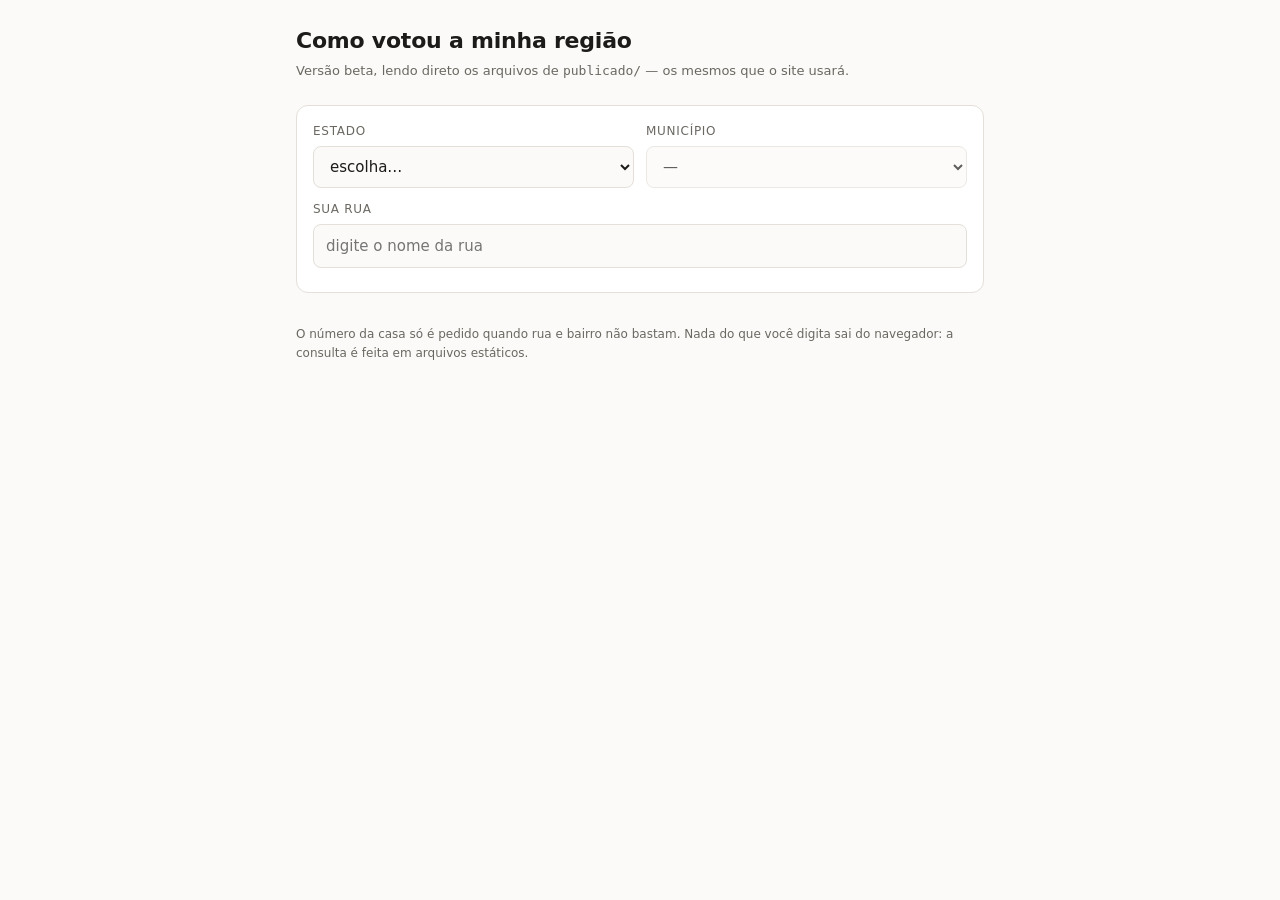
<file: beta.html>
<!doctype html>
<html lang="pt-BR">
<head>
<meta charset="utf-8">
<meta name="viewport" content="width=device-width, initial-scale=1">
<title>Como votou a minha região — beta</title>
<style>
  :root {
    --fundo: #fbfaf8; --papel: #fff; --tinta: #1c1b19; --suave: #6b6862;
    --linha: #e4e0d9; --marca: #2f6f4e; --marca-fraca: #eaf2ed; --alerta: #9a6a1f;
  }
  @media (prefers-color-scheme: dark) {
    :root {
      --fundo: #17181a; --papel: #1f2124; --tinta: #edeceb; --suave: #a3a19c;
      --linha: #33363a; --marca: #6db892; --marca-fraca: #223029; --alerta: #d6a75a;
    }
  }
  * { box-sizing: border-box; }
  body { margin: 0; background: var(--fundo); color: var(--tinta);
         font: 15px/1.5 system-ui, -apple-system, "Segoe UI", sans-serif; }
  .pagina { max-width: 720px; margin: 0 auto; padding: 24px 16px 64px; }
  h1 { font-size: 22px; margin: 0 0 4px; letter-spacing: -0.01em; }
  .sub { color: var(--suave); font-size: 13px; margin: 0 0 24px; }
  .cartao { background: var(--papel); border: 1px solid var(--linha); border-radius: 12px;
            padding: 16px; margin-bottom: 16px; }
  label { display: block; font-size: 12px; text-transform: uppercase; letter-spacing: .06em;
          color: var(--suave); margin-bottom: 6px; }
  select, input { width: 100%; padding: 10px 12px; font: inherit; color: inherit;
                  background: var(--fundo); border: 1px solid var(--linha); border-radius: 8px; }
  input:focus, select:focus { outline: 2px solid var(--marca); outline-offset: 1px; }
  .dupla { display: flex; gap: 12px; flex-wrap: wrap; }
  .dupla > div { flex: 1 1 200px; }
  .baloes { display: flex; flex-wrap: wrap; gap: 8px; margin-top: 10px; }
  .balao { border: 1px solid var(--linha); background: var(--fundo); color: inherit;
           border-radius: 999px; padding: 7px 14px; font: inherit; cursor: pointer; }
  .balao:hover { border-color: var(--marca); }
  .balao.ativo { background: var(--marca); border-color: var(--marca); color: #fff; }
  .balao small { opacity: .75; margin-left: 6px; }
  .trilha { display: flex; flex-wrap: wrap; gap: 6px; align-items: center;
            font-size: 13px; color: var(--suave); margin-bottom: 12px; }
  .trilha b { color: var(--tinta); font-weight: 600; }
  .trilha .seta { opacity: .5; }
  .contador { display: flex; align-items: baseline; gap: 8px; margin: 0 0 4px; }
  .contador strong { font-size: 26px; letter-spacing: -0.02em; }
  .lista { list-style: none; margin: 12px 0 0; padding: 0; }
  .opcao { display: flex; gap: 12px; align-items: flex-start; width: 100%; text-align: left;
           background: none; border: 0; border-top: 1px solid var(--linha); padding: 12px 0;
           font: inherit; color: inherit; cursor: pointer; }
  .opcao:hover .nome { color: var(--marca); }
  .barra { flex: 0 0 52px; }
  .peso { font-variant-numeric: tabular-nums; font-size: 13px; color: var(--suave); }
  .trilho { height: 4px; background: var(--linha); border-radius: 2px; margin-top: 4px; }
  .trilho span { display: block; height: 100%; background: var(--marca); border-radius: 2px; }
  .nome { font-weight: 600; }
  .endereco { color: var(--suave); font-size: 13px; }
  .selo { display: inline-block; font-size: 11px; text-transform: uppercase; letter-spacing: .06em;
          padding: 3px 8px; border-radius: 999px; background: var(--marca-fraca); color: var(--marca); }
  .selo.aviso { background: transparent; color: var(--alerta); border: 1px solid var(--alerta); }
  .resultado h2 { font-size: 18px; margin: 0 0 2px; }
  .mapa { font-size: 12px; color: var(--suave); }
  .eleicao { margin-top: 18px; }
  .eleicao h3 { font-size: 12px; text-transform: uppercase; letter-spacing: .06em;
                color: var(--suave); margin: 0 0 8px; font-weight: 600; }
  .voto { display: grid; grid-template-columns: 56px 1fr; gap: 10px; align-items: center;
          padding: 3px 0; }
  .pct { text-align: right; font-variant-numeric: tabular-nums; font-weight: 600; }
  .partido { color: var(--suave); font-size: 12px; }
  .vazio { color: var(--suave); font-size: 13px; }
  .carregando { color: var(--suave); font-size: 13px; }
  .erro { color: #b3261e; font-size: 13px; }
  .rodape { color: var(--suave); font-size: 12px; margin-top: 32px; line-height: 1.6; }
  .achados { list-style: none; margin: 8px 0 0; padding: 0; max-height: 240px; overflow-y: auto; }
  .achados button { width: 100%; text-align: left; background: none; border: 0;
                    border-top: 1px solid var(--linha); padding: 9px 0; font: inherit;
                    color: inherit; cursor: pointer; }
  .achados button:hover { color: var(--marca); }
  .achados .qtd { color: var(--suave); font-size: 12px; }
</style>
</head>
<body>
<div class="pagina">
  <h1>Como votou a minha região</h1>
  <p class="sub">Versão beta, lendo direto os arquivos de <code>publicado/</code> — os mesmos que o site usará.</p>

  <div class="cartao">
    <div class="dupla">
      <div>
        <label for="uf">Estado</label>
        <select id="uf"><option value="">Carregando…</option></select>
      </div>
      <div>
        <label for="municipio">Município</label>
        <select id="municipio" disabled><option value="">—</option></select>
      </div>
    </div>
    <div style="margin-top:12px">
      <label for="rua">Sua rua</label>
      <input id="rua" type="search" placeholder="digite o nome da rua" autocomplete="off" disabled>
      <div id="estadoRuas" class="carregando"></div>
      <ul id="achados" class="achados"></ul>
    </div>
  </div>

  <div id="painel"></div>

  <p class="rodape">
    O número da casa só é pedido quando rua e bairro não bastam. Nada do que você digita sai do
    navegador: a consulta é feita em arquivos estáticos.
  </p>
</div>

<script>
const BASE = "publicado";
const norm = s => (s ?? "").toString().toUpperCase().normalize("NFD")
                    .replace(/[̀-ͯ]/g, "").trim();
const cache = new Map();
async function carregar(caminho) {
  if (!cache.has(caminho)) {
    cache.set(caminho, fetch(`${BASE}/${caminho}`).then(r => {
      if (!r.ok) throw new Error(`não encontrei ${caminho}`);
      return r.json();
    }));
  }
  return cache.get(caminho);
}

const estado = { municipio: null, ruas: null, regioes: null, rua: null, bairro: null, numero: null };
const $ = id => document.getElementById(id);

// ---------------------------------------------------------------------------
// A mesma sequência de decisão de consulta_regiao.py
// ---------------------------------------------------------------------------
function opcoesDaRua(rua) {
  return rua.regioes ? rua.regioes.map(([r, f]) => [r, f])
                     : [[rua.regiao_provavel, rua.confianca ?? 1]];
}
function opcoesDoBairro(rua, bairro) {
  const alvo = norm(bairro);
  for (const [nome, regioes] of (rua.bairros ?? [])) {
    if (norm(nome) === alvo) return regioes.map(([r, f]) => [r, f]);
  }
  return null;
}
function buscarNoTrecho(trechos, numero, candidatas) {
  if (!trechos || !trechos.length) return null;
  const inicios = trechos.map(t => t[0]);
  let pos = 0;
  while (pos + 1 < inicios.length && inicios[pos + 1] <= numero) pos++;
  if (candidatas.has(trechos[pos][1])) return [trechos[pos][1], inicios[pos] === numero];
  for (let passo = 1; passo < trechos.length; passo++) {
    for (const i of [pos - passo, pos + passo]) {
      if (i >= 0 && i < trechos.length && candidatas.has(trechos[i][1])) return [trechos[i][1], false];
    }
  }
  return null;
}
function resolver(rua, numero, bairro) {
  numero = numero && numero > 0 ? numero : null;   // zero é S/N, não um número
  const saida = { bairroIgnorado: false, conflito: false };

  if (rua.n_regioes === 1) {
    const opcoes = opcoesDaRua(rua);
    return { ...saida, id: opcoes[0][0], confianca: "exata", opcoes };
  }
  let opcoes = null;
  if (bairro) {
    opcoes = opcoesDoBairro(rua, bairro);
    if (opcoes === null) saida.bairroIgnorado = true;
  }
  if (opcoes === null) opcoes = opcoesDaRua(rua);

  const candidatas = new Set(opcoes.map(o => o[0]));
  if (candidatas.size === 1) return { ...saida, id: opcoes[0][0], confianca: "exata", opcoes };

  if (numero !== null) {
    const achado = buscarNoTrecho(rua.trechos, numero, candidatas);
    if (achado) {
      return { ...saida, id: achado[0], confianca: achado[1] ? "exata" : "interpolada", opcoes };
    }
    saida.conflito = Boolean(bairro && !saida.bairroIgnorado);
  }
  return { ...saida, id: opcoes[0][0], confianca: "provavel", opcoes };
}

// ---------------------------------------------------------------------------
// Seleção de estado e município
// ---------------------------------------------------------------------------
async function iniciar() {
  try {
    const ufs = await carregar("ufs.json");
    $("uf").innerHTML = '<option value="">escolha…</option>' +
      ufs.map(u => `<option value="${u.sigla}">${u.nome}</option>`).join("");
  } catch (e) {
    $("uf").innerHTML = '<option value="">erro ao carregar</option>';
    $("painel").innerHTML = `<div class="cartao erro">Não consegui ler <code>publicado/ufs.json</code>.
      Rode a página por um servidor local (veja o rodapé do terminal).</div>`;
  }
}
$("uf").addEventListener("change", async e => {
  const sel = $("municipio");
  limpar();
  if (!e.target.value) { sel.disabled = true; sel.innerHTML = "<option>—</option>"; return; }
  sel.disabled = true; sel.innerHTML = "<option>carregando…</option>";
  const muns = await carregar(`municipios/${e.target.value}.json`);
  sel.innerHTML = '<option value="">escolha…</option>' +
    muns.map(m => `<option value="${m.cd}">${m.nome}</option>`).join("");
  sel.disabled = false;
});
$("municipio").addEventListener("change", async e => {
  limpar();
  $("rua").value = ""; $("rua").disabled = true;
  estado.municipio = e.target.value || null;
  estado.ruas = estado.regioes = null;
  if (!estado.municipio) { $("estadoRuas").textContent = ""; return; }
  $("estadoRuas").textContent = "carregando as ruas do município…";
  try {
    const [ruas, regioes] = await Promise.all([
      carregar(`ruas/${estado.municipio}.json`),
      carregar(`regioes/${estado.municipio}.json`),
    ]);
    estado.ruas = ruas.ruas;
    estado.regioes = regioes.regioes;
    estado.ruas.forEach(r => r._n = norm(r.nome));
    $("estadoRuas").textContent = `${estado.ruas.length.toLocaleString("pt-BR")} ruas carregadas`;
    $("rua").disabled = false;
    $("rua").focus();
  } catch (err) {
    $("estadoRuas").innerHTML = `<span class="erro">${err.message}</span>`;
  }
});

// ---------------------------------------------------------------------------
// Busca da rua
// ---------------------------------------------------------------------------
$("rua").addEventListener("input", e => {
  const termo = norm(e.target.value);
  const lista = $("achados");
  limpar();
  if (termo.length < 2 || !estado.ruas) { lista.innerHTML = ""; return; }
  const achados = estado.ruas.filter(r => r._n.includes(termo)).slice(0, 25);
  lista.innerHTML = achados.length
    ? achados.map((r, i) => `<li><button data-i="${estado.ruas.indexOf(r)}">${r.nome}
        <span class="qtd">· ${r.n_regioes === 1 ? "1 local" : r.n_regioes + " locais"}</span>
      </button></li>`).join("")
    : '<li class="vazio" style="padding-top:8px">nenhuma rua com esse nome</li>';
});
$("achados").addEventListener("click", e => {
  const botao = e.target.closest("button");
  if (!botao) return;
  estado.rua = estado.ruas[Number(botao.dataset.i)];
  estado.bairro = null; estado.numero = null;
  $("rua").value = estado.rua.nome;
  $("achados").innerHTML = "";
  desenhar();
});

function limpar() { estado.rua = estado.bairro = estado.numero = null; $("painel").innerHTML = ""; }

// ---------------------------------------------------------------------------
// Painel: trilha de filtros, opções restantes e resultado
// ---------------------------------------------------------------------------
function desenhar() {
  const rua = estado.rua;
  if (!rua) { $("painel").innerHTML = ""; return; }
  const achado = resolver(rua, estado.numero, estado.bairro);
  const unico = achado.opcoes.length === 1;
  // "Resolvido" é mais amplo que "único": o número pode apontar um trecho certo
  // mesmo numa rua que atende vários locais.
  const resolvido = unico || achado.confianca !== "provavel";
  const bairros = rua.bairros ?? [];
  const pedeNumero = !unico && (!bairros.length || estado.bairro);

  const trilha = [`<b>${rua.nome}</b>`];
  if (estado.bairro) trilha.push(`<b>${estado.bairro}</b>`);
  if (estado.numero) trilha.push(`<b>nº ${estado.numero}</b>`);

  let html = `<div class="cartao">
    <div class="trilha">${trilha.join('<span class="seta">›</span>')}</div>
    <div class="contador"><strong>${resolvido ? 1 : achado.opcoes.length}</strong>
      <span>${resolvido ? "local de votação" : "locais possíveis"}</span>
      <span class="selo ${achado.confianca === "provavel" ? "aviso" : ""}">${achado.confianca}</span>
    </div>
    <div class="vazio">${explicacao(rua, achado, unico, pedeNumero)}${
      resolvido && !unico ? ` A rua inteira atende ${achado.opcoes.length} locais.` : ""}</div>`;

  if (achado.bairroIgnorado) html += `<p class="selo aviso" style="margin-top:10px">bairro não existe nesta rua — ignorado</p>`;
  if (achado.conflito) html += `<p class="selo aviso" style="margin-top:10px">o número não existe no trecho deste bairro — ignorado</p>`;

  if (!unico && bairros.length) {
    html += `<div style="margin-top:16px"><label>Em que bairro?</label><div class="baloes">` +
      bairros.map(([nome, regioes]) => `
        <button class="balao ${norm(nome) === norm(estado.bairro ?? "") ? "ativo" : ""}"
                data-bairro="${nome.replace(/"/g, "&quot;")}">${nome}
          <small>${regioes.length === 1 ? "1 local" : regioes.length + " locais"}</small>
        </button>`).join("") +
      (estado.bairro ? `<button class="balao" data-bairro="">limpar</button>` : "") +
      `</div></div>`;
  }

  if (pedeNumero) {
    html += `<div style="margin-top:16px"><label for="numero">Número da casa (opcional)</label>
      <input id="numero" type="number" inputmode="numeric" placeholder="ex.: 2338"
             value="${estado.numero ?? ""}"></div>`;
  }
  html += `</div>`;

  // A lista de regiões possíveis aparece sempre que houver mais de uma — é ela
  // que encolhe conforme o usuário filtra.
  if (!unico) {
    html += `<div class="cartao"><label>${resolvido
        ? "Todos os locais desta rua, do mais provável ao menos"
        : "Locais possíveis, do mais provável ao menos"}</label>
      <ul class="lista">` + achado.opcoes.map(([id, f]) => {
        const r = estado.regioes[id] ?? {};
        const destaque = id === achado.id && achado.confianca !== "provavel";
        return `<li><button class="opcao" data-regiao="${id}">
          <span class="barra"><span class="peso">${(f * 100).toFixed(1)}%</span>
            <span class="trilho"><span style="width:${Math.max(f * 100, 2)}%"></span></span></span>
          <span><span class="nome">${r.local ?? "região " + id}</span>
            ${destaque ? ' <span class="selo">resposta</span>' : ""}
            <br><span class="endereco">${r.endereco ?? ""}</span></span>
        </button></li>`;
      }).join("") + `</ul></div>`;
  }

  html += cartaoResultado(achado.id, resolvido);
  $("painel").innerHTML = html;

  $("painel").querySelectorAll("[data-bairro]").forEach(b =>
    b.addEventListener("click", () => {
      estado.bairro = b.dataset.bairro || null;
      estado.numero = null;
      desenhar();
    }));
  const campo = $("numero");
  if (campo) {
    campo.addEventListener("change", () => {
      estado.numero = campo.value ? Number(campo.value) : null;
      desenhar();
      const novo = $("numero");
      if (novo) { novo.focus(); novo.setSelectionRange(novo.value.length, novo.value.length); }
    });
  }
  $("painel").querySelectorAll("[data-regiao]").forEach(b =>
    b.addEventListener("click", () => {
      $("painel").querySelector(".resultado")?.remove();
      $("painel").insertAdjacentHTML("beforeend", cartaoResultado(Number(b.dataset.regiao), false));
      $("painel").querySelector(".resultado").scrollIntoView({ behavior: "smooth", block: "start" });
    }));
}

function explicacao(rua, achado, unico, pedeNumero) {
  if (unico && rua.n_regioes === 1) return "Esta rua inteira vota num lugar só.";
  if (unico && estado.bairro) return "Neste bairro, a rua vota num lugar só.";
  if (unico) return "Sobrou um local possível.";
  if (achado.confianca === "interpolada") return "O número está entre dois pontos conhecidos da rua — a resposta é a do trecho anterior.";
  if (achado.confianca === "exata") return "O número informado existe no cadastro desta rua.";
  if (pedeNumero) return "Ainda há mais de um local. O número da casa pode resolver.";
  return "Escolha o bairro para afunilar.";
}

function cartaoResultado(id, resolvido) {
  const r = estado.regioes[id];
  if (!r) return "";
  const res = r.resultados ?? {};
  const ultimo = obj => Object.keys(obj ?? {}).sort().pop();

  let html = `<div class="cartao resultado">
    ${resolvido ? "" : '<label>Resultado do local mais provável</label>'}
    <h2>${r.local}</h2>
    <div class="endereco">${r.endereco}</div>
    <div class="mapa">${r.lat}, ${r.lon}
      · <a href="https://www.openstreetmap.org/?mlat=${r.lat}&mlon=${r.lon}#map=17/${r.lat}/${r.lon}"
           target="_blank" rel="noopener">ver no mapa</a></div>
    ${r.outros_locais?.length ? `<div class="endereco">outros locais no mesmo ponto: ${r.outros_locais.join(", ")}</div>` : ""}`;

  const pres = res.presidente ?? {};
  for (const ano of Object.keys(pres).sort()) {
    const turno = ultimo(pres[ano]);
    html += `<div class="eleicao"><h3>Presidente ${ano} · ${turno}º turno</h3>` +
      pres[ano][turno].slice(0, 4).map(c => `
        <div class="voto"><span class="pct">${c.pct.toFixed(1)}%</span>
          <span>${c.nome} <span class="partido">${c.partido ?? ""}</span></span></div>`).join("") +
      `</div>`;
  }
  const dep = res.deputado_federal ?? {};
  const anoDep = ultimo(dep);
  if (anoDep) {
    const turno = ultimo(dep[anoDep]);
    html += `<div class="eleicao"><h3>Deputado federal ${anoDep} — mais votados aqui</h3>` +
      dep[anoDep][turno].map(c => `
        <div class="voto"><span class="pct">${c.pct.toFixed(1)}%</span>
          <span>${c.nome} <span class="partido">${c.partido ?? ""}</span></span></div>`).join("") +
      `</div>`;
  }
  if (!Object.keys(pres).length && !anoDep) html += `<p class="vazio">Sem resultados publicados para esta região.</p>`;
  return html + `</div>`;
}

iniciar();
</script>
</body>
</html>
</file>
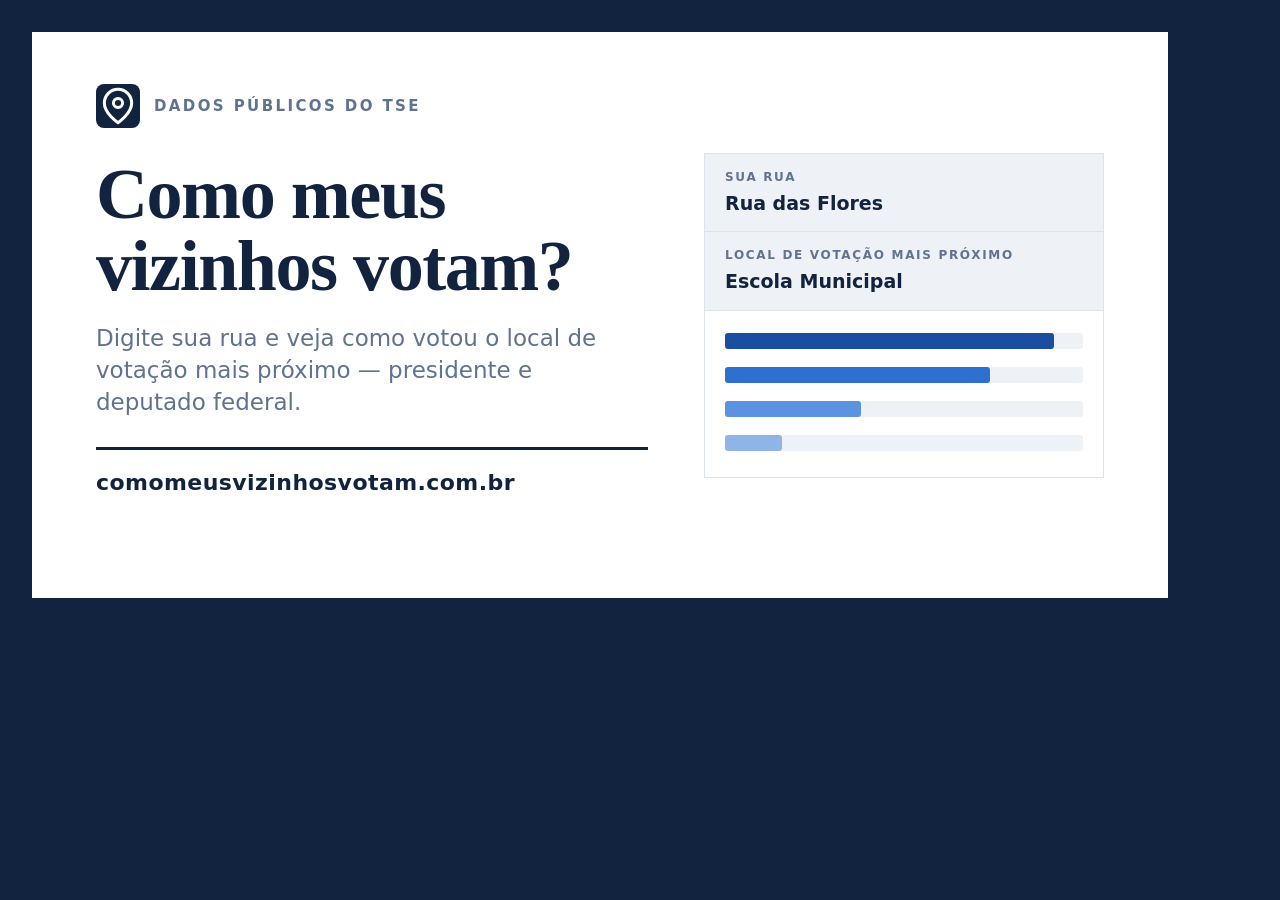
<file: site/dev/og.html>
<!doctype html>
<html lang="pt-BR">
<head>
<meta charset="utf-8">
<title>Imagem de compartilhamento (1200×630)</title>
<!-- Fonte da imagem Open Graph. Não vai para o servidor: gerar_imagens.py
     abre esta página, fotografa em 1200×630 e salva em ../img/og.png. -->
<link rel="stylesheet" href="../css/estilo.css">
<style>
  html, body { margin: 0; width: 1200px; height: 630px; overflow: hidden; }
  body { background: var(--tinta); display: grid; place-items: center; }
  .folha { width: 1136px; height: 566px; background: var(--papel); display: grid;
           grid-template-columns: 1fr 400px; gap: 56px; padding: 52px 64px; box-sizing: border-box; }
  .marca { display: flex; align-items: center; gap: 14px; }
  .marca img { width: 44px; height: 44px; border-radius: 8px; }
  .marca span { text-transform: uppercase; letter-spacing: .16em; font-size: 15px; font-weight: 600;
                color: var(--tinta-suave); }
  h1 { font-family: var(--serifa); font-size: 72px; line-height: 1; letter-spacing: -.02em;
       margin: 30px 0 0; color: var(--tinta); }
  .sub { font-size: 23px; line-height: 1.4; color: var(--tinta-suave); margin: 20px 0 0; }
  .site-url { margin-top: 28px; padding-top: 16px; border-top: 3px solid var(--tinta);
             font-size: 22px; font-weight: 600; color: var(--tinta); letter-spacing: .02em; }
  .cartao { align-self: center; border: 1px solid var(--fio-frio); }
  .cartao .linha { padding: 14px 20px; border-bottom: 1px solid var(--fio-frio); background: var(--faixa); }
  .cartao .rot { display: block; text-transform: uppercase; letter-spacing: .14em; font-size: 12px;
                 font-weight: 600; color: var(--tinta-suave); }
  .cartao .val { display: block; font-weight: 700; font-size: 19px; margin-top: 3px; }
  .barras { padding: 22px 20px 26px; display: grid; gap: 18px; }
  .barra { height: 16px; border-radius: 3px; background: var(--faixa); }
  .barra span { display: block; height: 100%; border-radius: 3px; }
</style>
</head>
<body>
  <div class="folha">
    <div>
      <div class="marca"><img src="../favicon.svg" alt=""><span>Dados públicos do TSE</span></div>
      <h1>Como meus vizinhos votam?</h1>
      <p class="sub">Digite sua rua e veja como votou o local de votação mais próximo — presidente e
        deputado federal.</p>
      <div class="site-url">comomeusvizinhosvotam.com.br</div>
    </div>
    <div class="cartao">
      <div class="linha"><span class="rot">Sua rua</span><span class="val">Rua das Flores</span></div>
      <div class="linha"><span class="rot">Local de votação mais próximo</span><span class="val">Escola Municipal</span></div>
      <div class="barras">
        <div class="barra"><span style="width:92%;background:#1b4ea0"></span></div>
        <div class="barra"><span style="width:74%;background:#2f6fd0"></span></div>
        <div class="barra"><span style="width:38%;background:#5b93e0"></span></div>
        <div class="barra"><span style="width:16%;background:#8fb4e8"></span></div>
      </div>
    </div>
  </div>
</body>
</html>
</file>
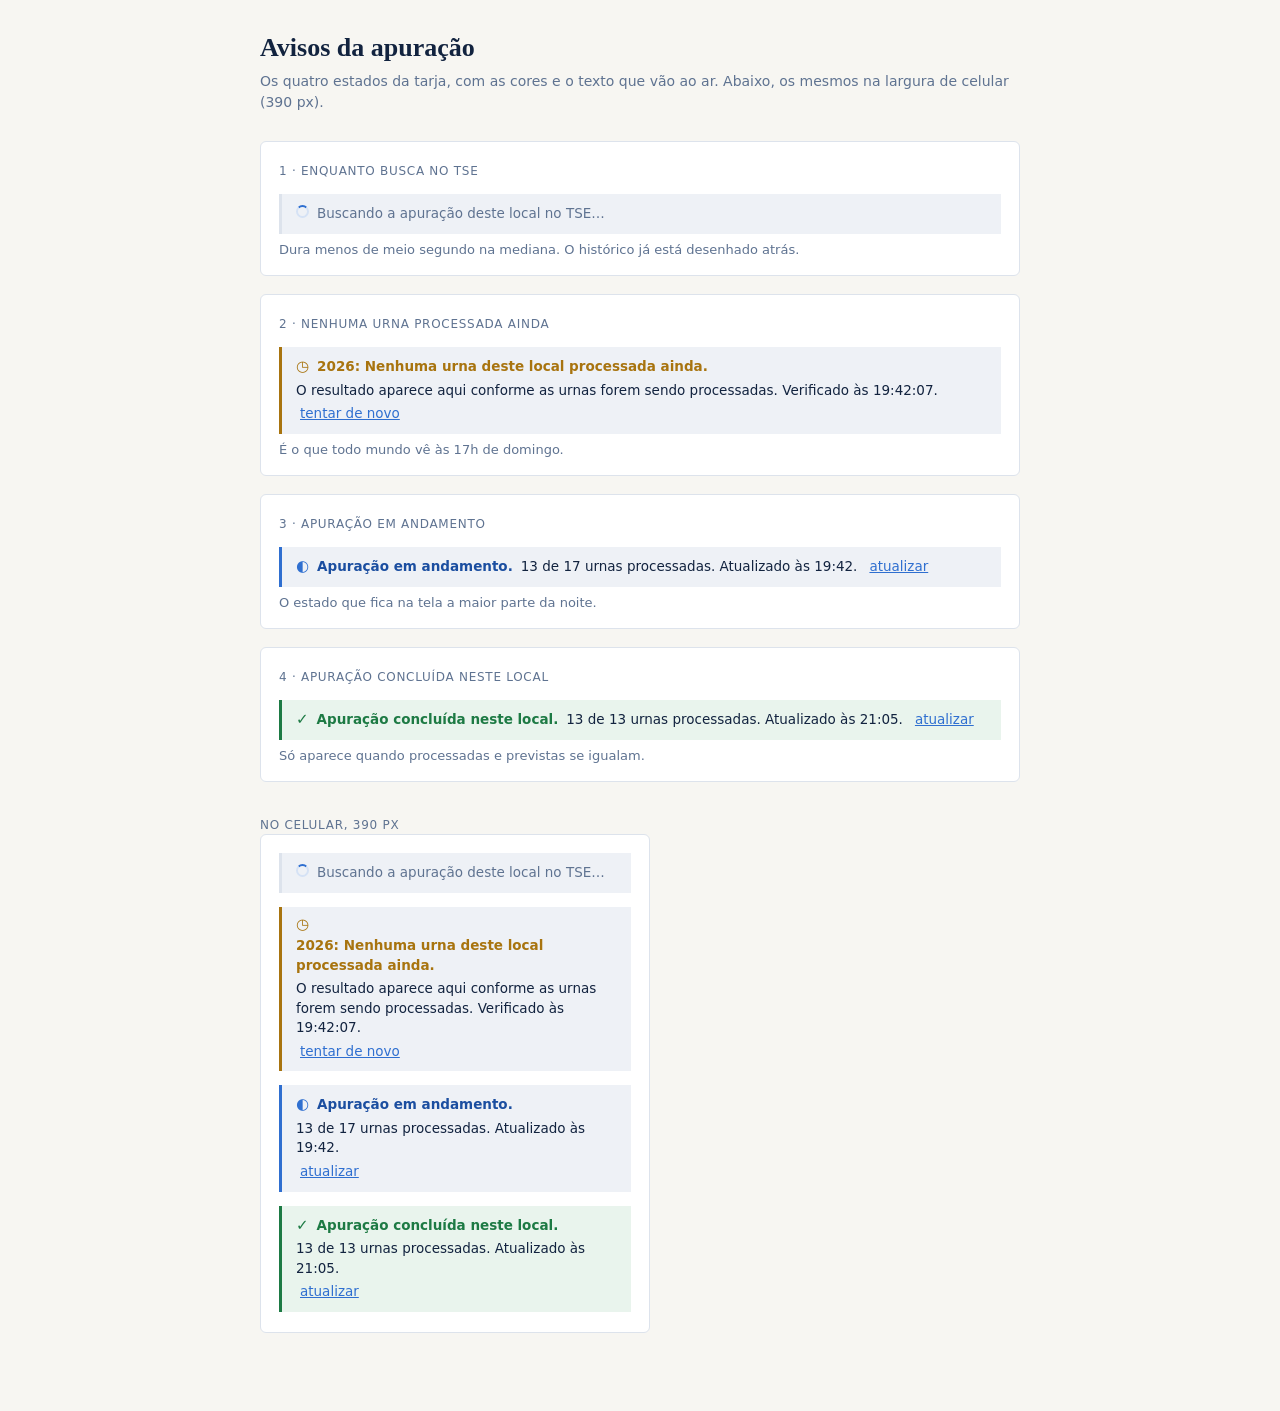
<file: site/dev/preview_avisos.html>
<!doctype html>
<html lang="pt-BR">
<meta charset="utf-8">
<title>Avisos da apuração — preview</title>
<meta name="viewport" content="width=device-width, initial-scale=1">
<!-- Os quatro estados da tarja de apuração, lado a lado, com o CSS do site.
     Serve para olhar e decidir cor e texto sem precisar de boletim real.
     `site/dev/` nunca vai para o servidor. -->
<link rel="stylesheet" href="../css/estilo.css">
<style>
  body { background: var(--creme); color: var(--tinta); font-family: var(--sans);
         margin: 0; padding: 28px 20px 60px; }
  .folha { max-width: 760px; margin: 0 auto; }
  h1 { font-family: var(--serifa); font-size: 26px; margin: 0 0 4px; }
  .sub { color: var(--tinta-suave); font-size: 14px; margin: 0 0 28px; }
  .caso { background: var(--papel); border: 1px solid var(--fio-frio);
          border-radius: 6px; padding: 4px 18px 16px; margin-bottom: 18px; }
  .quando { font-size: 12px; letter-spacing: .06em; text-transform: uppercase;
            color: var(--tinta-suave); margin: 16px 0 0; }
  .estreito { max-width: 390px; }
  .nota-preview { color: var(--tinta-suave); font-size: 13px; margin: 6px 0 0; }
</style>

<div class="folha">
  <h1>Avisos da apuração</h1>
  <p class="sub">Os quatro estados da tarja, com as cores e o texto que vão ao ar.
     Abaixo, os mesmos na largura de celular (390 px).</p>

  <div class="caso">
    <p class="quando">1 · enquanto busca no TSE</p>
    <p class="aviso-ao-vivo buscando">
      <span class="girando" aria-hidden="true"></span>
      Buscando a apuração deste local no TSE…
    </p>
    <p class="nota-preview">Dura menos de meio segundo na mediana. O histórico já está
      desenhado atrás.</p>
  </div>

  <div class="caso">
    <p class="quando">2 · nenhuma urna processada ainda</p>
    <p class="aviso-ao-vivo aguardando">
      <span class="marca" aria-hidden="true">◷</span>
      <strong>2026: Nenhuma urna deste local processada ainda.</strong>
      O resultado aparece aqui conforme as urnas forem sendo processadas.
      Verificado às 19:42:07.
      <button class="atualizar-ao-vivo">tentar de novo</button>
    </p>
    <p class="nota-preview">É o que todo mundo vê às 17h de domingo.</p>
  </div>

  <div class="caso">
    <p class="quando">3 · apuração em andamento</p>
    <p class="aviso-ao-vivo parcial">
      <span class="marca" aria-hidden="true">◐</span>
      <strong>Apuração em andamento.</strong> 13 de 17 urnas processadas.
      Atualizado às 19:42.
      <button class="atualizar-ao-vivo">atualizar</button>
    </p>
    <p class="nota-preview">O estado que fica na tela a maior parte da noite.</p>
  </div>

  <div class="caso">
    <p class="quando">4 · apuração concluída neste local</p>
    <p class="aviso-ao-vivo completo">
      <span class="marca" aria-hidden="true">✓</span>
      <strong>Apuração concluída neste local.</strong> 13 de 13 urnas processadas.
      Atualizado às 21:05.
      <button class="atualizar-ao-vivo">atualizar</button>
    </p>
    <p class="nota-preview">Só aparece quando processadas e previstas se igualam.</p>
  </div>

  <p class="quando" style="margin-top:34px">no celular, 390 px</p>
  <div class="caso estreito">
    <p class="aviso-ao-vivo buscando">
      <span class="girando" aria-hidden="true"></span>
      Buscando a apuração deste local no TSE…
    </p>
    <p class="aviso-ao-vivo aguardando">
      <span class="marca" aria-hidden="true">◷</span>
      <strong>2026: Nenhuma urna deste local processada ainda.</strong>
      O resultado aparece aqui conforme as urnas forem sendo processadas.
      Verificado às 19:42:07.
      <button class="atualizar-ao-vivo">tentar de novo</button>
    </p>
    <p class="aviso-ao-vivo parcial">
      <span class="marca" aria-hidden="true">◐</span>
      <strong>Apuração em andamento.</strong> 13 de 17 urnas processadas.
      Atualizado às 19:42.
      <button class="atualizar-ao-vivo">atualizar</button>
    </p>
    <p class="aviso-ao-vivo completo">
      <span class="marca" aria-hidden="true">✓</span>
      <strong>Apuração concluída neste local.</strong> 13 de 13 urnas processadas.
      Atualizado às 21:05.
      <button class="atualizar-ao-vivo">atualizar</button>
    </p>
  </div>
</div>
</html>
</file>
<file: site/css/estilo.css>
/* Identidade visual: editorial.
 *
 * Título em serifa de alto contraste, rótulos em caixa alta espaçada, fundo
 * creme e azul-marinho como tinta. Os números são o assunto da página, então
 * tudo o que não é número recua: fios finos no lugar de caixas, cinza no lugar
 * de preto, e uma única família de azuis nas barras. */

:root {
  --creme: #f7f6f2;
  --papel: #ffffff;
  --tinta: #12233f;
  --tinta-media: #3d5a80;
  --tinta-suave: #5f7391;
  --fio: #e2e0d8;
  --fio-frio: #dde3ec;
  --faixa: #eef1f6;
  --azul: #2f6fd0;
  --azul-escuro: #1b4ea0;
  --azul-medio: #5b93e0;
  --azul-claro: #a8c5ec;
  --azul-palido: #d5e2f5;
  --verde: #1d7a44;
  --verde-fundo: #e9f4ed;
  --verde-fio: #c9e3d4;
  --vermelho: #a3273a;
  --ambar: #a8740f;
  --cinza: #9aa7b8;
  --serifa: "Iowan Old Style", "Palatino Linotype", Palatino, Georgia, "Times New Roman", serif;
  --sans: "Segoe UI", system-ui, -apple-system, sans-serif;
}

* { box-sizing: border-box; }

/* `display` de classe vence o atributo `hidden` do navegador — sem isto, um
   elemento marcado como escondido continua aparecendo. */
[hidden] { display: none !important; }

body {
  margin: 0;
  /* Moldura na mesma tinta do título: o papel branco fica recortado sobre ela. */
  background: var(--tinta);
  color: var(--tinta);
  font: 13.5px/1.5 var(--sans);
  -webkit-font-smoothing: antialiased;
}

.pagina {
  max-width: 1180px;
  margin: 0 auto;
  padding: 20px 22px 32px;
  background: var(--papel);
  border: 1px solid var(--fio);
  min-height: 100vh;
}
@media (max-width: 720px) { .pagina { padding: 18px 16px 32px; border: 0; } }

/* ---------- rótulos em caixa alta ---------- */
.rotulo, label, .rotulo-aba, .trilha, .selo-canto, .col-titulo {
  text-transform: uppercase;
  letter-spacing: .13em;
  font-size: 9.5px;
  font-weight: 600;
  color: var(--tinta-suave);
}

/* ---------- cabeçalho ---------- */
/* Fixo no topo: com a página longa, os filtros e a identificação do lugar
   precisam ficar à vista enquanto se percorre o resultado. */
.barra-topo { position: sticky; top: 0; z-index: 50; background: var(--papel);
        padding-top: 14px; margin-top: -14px; }
.barra-topo.rolado { box-shadow: 0 10px 20px -14px rgba(18, 35, 63, .35); }

.cabecalho { display: flex; gap: 28px; align-items: center; justify-content: space-between; }
.cabecalho h1 {
  font-family: var(--serifa);
  font-size: clamp(21px, 2.6vw, 30px);
  line-height: 1.05;
  letter-spacing: -.015em;
  margin: 0;
  font-weight: 700;
}
.subtitulo { font-size: 13px; color: var(--tinta-suave); margin: 5px 0 0; max-width: 560px; }

.cabecalho-lado { display: flex; gap: 22px; align-items: center; }
.marcas { padding-right: 22px; border-right: 1px solid var(--fio); line-height: 1.7; text-align: right;
          text-transform: uppercase; letter-spacing: .14em; font-size: 10px; max-width: 150px;
          font-weight: 600; color: var(--tinta-suave); }
@media (max-width: 1000px) { .marcas { display: none; } }

.botoes { display: flex; gap: 8px; flex-wrap: wrap; }
.botao { display: inline-block; border: 1px solid var(--fio-frio); border-radius: 6px;
         padding: 7px 12px; font-size: 12.5px; color: var(--tinta); text-decoration: none;
         background: var(--papel); white-space: nowrap; }
.botao:hover { border-color: var(--tinta); }
.botao.primario { background: var(--tinta); border-color: var(--tinta); color: #fff; }
.botao.primario:hover { background: var(--azul-escuro); border-color: var(--azul-escuro); }

.trilha-linha {
  display: flex; justify-content: space-between; gap: 20px; flex-wrap: wrap;
  border-top: 2px solid var(--tinta); border-bottom: 1px solid var(--fio);
  margin-top: 14px; padding: 9px 0;
}
.trilha span + span::before { content: "›"; margin: 0 8px; color: var(--cinza); }

/* ---------- filtros ---------- */
.filtros { display: flex; gap: 16px; align-items: flex-end; flex-wrap: wrap; padding: 16px 0 14px; }
.campos { display: flex; gap: 20px; flex: 1 1 620px; flex-wrap: wrap; }
.campo { flex: 1 1 190px; min-width: 170px; position: relative; }
.campo-rua { flex: 1.4 1 240px; }
.campo-numero { flex: 0 1 130px; min-width: 120px; }
label { display: block; margin-bottom: 7px; }

select, input {
  width: 100%; padding: 9px 12px; font: 13.5px var(--sans); color: var(--tinta);
  background: var(--papel); border: 1px solid var(--fio-frio); border-radius: 6px;
  appearance: none;
}
select { background-image: linear-gradient(45deg, transparent 50%, var(--tinta-suave) 50%),
                            linear-gradient(135deg, var(--tinta-suave) 50%, transparent 50%);
         background-position: right 18px center, right 13px center;
         background-size: 5px 5px, 5px 5px; background-repeat: no-repeat; padding-right: 34px; }
select:focus, input:focus { outline: 2px solid var(--azul); outline-offset: 1px; }
select:disabled, input:disabled { background: #fafaf8; color: var(--cinza); }

.entrada-com-limpar { position: relative; }

/* Rótulo do campo que também troca o que se busca: rua ou nome do local. */
.rotulo-abas { display: flex; gap: 16px; margin-bottom: 7px; }
.rotulo-aba { border: 0; background: none; padding: 0 0 3px; cursor: pointer;
              border-bottom: 2px solid transparent; }
.rotulo-aba.ativa { color: var(--tinta); border-bottom-color: var(--azul); }
.limpar { position: absolute; right: 10px; top: 50%; transform: translateY(-50%);
          border: 0; background: none; font-size: 19px; color: var(--tinta-suave); cursor: pointer; }

.acoes { display: flex; gap: 10px; align-items: center; flex-wrap: wrap; }
.pill-status {
  display: flex; align-items: center; gap: 10px;
  background: var(--verde-fundo); border: 1px solid var(--verde-fio); color: var(--verde);
  border-radius: 6px; padding: 10px 15px; font-weight: 700; font-size: 13px; white-space: nowrap;
}
.pill-status.neutro { background: var(--faixa); border-color: var(--fio-frio); color: var(--tinta-suave); }
.botao-limpar { border: 1px solid var(--fio-frio); background: var(--papel); color: var(--tinta-suave);
                border-radius: 6px; padding: 10px 14px; font: 12.5px var(--sans); cursor: pointer; }
.botao-limpar:hover { border-color: var(--tinta); color: var(--tinta); }
/* Compartilhar e "Veja o seu" ficam no alto do resultado, no lugar do rótulo
   da coluna — onde o olho já está quando o resultado aparece. */
.acoes-resultado { display: flex; gap: 8px; align-items: center; align-self: center; }
.botao-compartilhar, .botao-veja {
  border: 1px solid var(--tinta); border-radius: 6px; padding: 7px 14px;
  font: 12px var(--sans); font-weight: 600; cursor: pointer; white-space: nowrap;
  text-decoration: none; line-height: 1.4;
}
.botao-compartilhar { background: var(--tinta); color: #fff; }
.botao-compartilhar:hover { background: #1b3157; }
.botao-veja { background: var(--papel); color: var(--tinta); }
.botao-veja:hover { background: var(--faixa); }

/* Destaque do botão que importa naquele momento: compartilhar para quem achou
   o seu local, "veja o seu" para quem chegou pelo link de alguém. O azul vivo
   é o que faz o trabalho — o marinho se confunde com o texto ao lado; o brilho
   e o respiro só chamam o olho de volta de tempos em tempos. */
@keyframes respira   { 0%, 72%, 100% { transform: scale(1); } 84% { transform: scale(1.05); } }
@keyframes varredura { 0%, 55% { left: -60%; } 85%, 100% { left: 115%; } }

.acoes-resultado .botao-compartilhar,
body.via-link .acoes-resultado .botao-veja {
  background: var(--azul); border-color: var(--azul); color: #fff;
  position: relative; overflow: hidden;
  animation: respira 2.8s ease-in-out infinite;
}
.acoes-resultado .botao-compartilhar::before,
body.via-link .acoes-resultado .botao-veja::before {
  content: ""; position: absolute; top: 0; bottom: 0; width: 55%;
  background: linear-gradient(100deg, transparent, rgba(255, 255, 255, .42), transparent);
  animation: varredura 3.4s ease-in-out infinite;
}
.acoes-resultado .botao-compartilhar:hover,
body.via-link .acoes-resultado .botao-veja:hover { background: var(--azul-escuro); }

/* Com o link de alguém na tela, o destaque passa para "veja o seu". */
body.via-link .acoes-resultado .botao-compartilhar {
  background: var(--tinta); border-color: var(--tinta); animation: none;
}
body.via-link .acoes-resultado .botao-compartilhar::before { display: none; }
body.via-link .acoes-resultado .botao-compartilhar:hover { background: #1b3157; }

@media (prefers-reduced-motion: reduce) {
  .acoes-resultado .botao-compartilhar,
  .acoes-resultado .botao-veja { animation: none; }
  .acoes-resultado .botao-compartilhar::before,
  .acoes-resultado .botao-veja::before { display: none; }
}

/* Só aparece para quem chegou por um link compartilhado. */
.so-link { display: none; }
body.via-link .so-link { display: block; }
.aviso-link { background: var(--faixa); border: 1px solid var(--fio-frio);
              border-left: 3px solid var(--azul); margin: 0 0 14px; padding: 11px 16px;
              font-size: 13.5px; color: var(--tinta-suave); }

/* aviso que substitui a faixa enquanto há mais de um local */
.alerta { display: flex; gap: 14px; align-items: flex-start; background: var(--faixa);
          border: 1px solid var(--fio-frio); border-left: 3px solid var(--azul); padding: 12px 16px; }
.alerta .icone { opacity: .6; }
.alerta strong { display: block; margin-bottom: 2px; }
.alerta span span { color: var(--tinta-suave); font-size: 14px; }

.sugestoes {
  position: absolute; z-index: 30; left: 0; right: 0; top: 100%; margin: 6px 0 0; padding: 6px;
  list-style: none; background: var(--papel); border: 1px solid var(--fio-frio); border-radius: 6px;
  box-shadow: 0 16px 34px rgba(18, 35, 63, .12); max-height: 320px; overflow-y: auto;
}
.sugestoes button { width: 100%; text-align: left; border: 0; background: none; font: inherit;
                    color: inherit; padding: 10px; cursor: pointer; border-radius: 4px; }
.sugestoes button:hover { background: var(--faixa); }
.sugestoes .qtd { color: var(--tinta-suave); font-size: 12px; }

/* ---------- faixa de resumo ---------- */
.resumo { display: flex; background: var(--faixa); border: 1px solid var(--fio-frio); }
.resumo-item { flex: 1; display: flex; gap: 11px; align-items: center; padding: 10px 18px;
               border-left: 1px solid var(--fio-frio); }
.resumo-item:first-child { border-left: 0; }
.resumo-item .icone { font-size: 14px; opacity: .5; }
.resumo-item .rotulo { display: block; margin-bottom: 1px; font-size: 9px; }
.total .rotulo { display: block; margin-bottom: 3px; }
.resumo-item .valor { display: block; font-weight: 700; font-size: 13px; line-height: 1.3; }
@media (max-width: 860px) { .resumo { flex-direction: column; }
  .resumo-item { border-left: 0; border-top: 1px solid var(--fio-frio); }
  .resumo-item:first-child { border-top: 0; } }

/* ---------- colunas ---------- */
.colunas { display: grid; grid-template-columns: 1fr 410px; gap: 26px; align-items: start; padding-top: 26px; }
/* Sem local definido não há mapa nem ficha: a coluna única deixa o conteúdo
   centralizado de verdade, em vez de encostado à esquerda. */
.colunas.sem-lateral { grid-template-columns: 1fr; }
@media (max-width: 1080px) { .colunas { grid-template-columns: 1fr; } }

.bloco { margin-bottom: 24px; }
.bloco-titulo { display: flex; align-items: baseline; justify-content: space-between; gap: 16px;
                border-bottom: 2px solid var(--tinta); padding-bottom: 10px; }
.bloco-titulo h2 { font-family: var(--serifa); font-size: 24px; font-weight: 700; margin: 0;
                   letter-spacing: -.01em; }
.bloco-titulo .col-titulo { text-align: right; line-height: 1.5; }

/* ---------- abas e seletores ---------- */
.abas { display: flex; gap: 26px; border-bottom: 1px solid var(--fio); margin-bottom: 20px; flex-wrap: wrap; }
.aba { border: 0; background: none; font: 13.5px var(--sans); color: var(--tinta-suave); cursor: pointer;
       padding: 10px 0; border-bottom: 2px solid transparent; margin-bottom: -1px; }
.aba:hover { color: var(--tinta); }
.aba.ativa { color: var(--azul-escuro); border-bottom-color: var(--azul-escuro); font-weight: 700; }

.seletores { display: flex; gap: 28px; align-items: center; flex-wrap: wrap; margin-bottom: 22px; }
.seletor { display: flex; align-items: center; gap: 12px; }
.grupo { display: flex; border: 1px solid var(--fio-frio); border-radius: 6px; overflow: hidden; }
.opcao { border: 0; border-left: 1px solid var(--fio-frio); background: var(--papel); font: 13px var(--sans);
         color: var(--tinta); cursor: pointer; padding: 7px 16px; }
.opcao:first-child { border-left: 0; }
.opcao.ativa { background: var(--tinta); color: #fff; font-weight: 600; }
.opcao:disabled { color: var(--cinza); cursor: default; background: #fbfbf9; }
.opcao small { font-size: 11px; opacity: .75; margin-left: 5px; }

/* ---------- tabela de resultados ---------- */
.tabela { width: 100%; border-collapse: collapse; }
.tabela thead th { text-transform: uppercase; letter-spacing: .14em; font-size: 10.5px;
                   color: var(--tinta-suave); font-weight: 600; text-align: left;
                   padding: 0 10px 10px; border-bottom: 1px solid var(--fio); }
.tabela thead th.n { text-align: right; }
.tabela td { padding: 10px 8px; border-bottom: 1px solid var(--fio); vertical-align: middle; }
.tabela tr:last-child td { border-bottom: 0; }
.tabela .pos { width: 28px; color: var(--tinta-suave); font-weight: 700; }
.tabela .candidato { font-weight: 700; font-size: 14px; }
.tabela .partido { text-transform: uppercase; letter-spacing: .1em; font-size: 10.5px; color: var(--tinta-suave); }
.tabela .pct { text-align: right; font-weight: 700; font-size: 17px; font-variant-numeric: tabular-nums; width: 96px; }
.tabela .votos { text-align: right; color: var(--tinta-suave); font-size: 13px;
                 font-variant-numeric: tabular-nums; width: 100px; }
.trilho { background: var(--faixa); border-radius: 2px; height: 10px; width: 100%; min-width: 120px; }
.trilho span { display: block; height: 100%; border-radius: 2px; background: var(--azul); }

/* ---------- totais ---------- */
.totais { display: flex; gap: 0; border: 1px solid var(--fio-frio); margin-top: 24px; }
.total { flex: 1; display: flex; gap: 12px; align-items: center; padding: 11px 16px;
         border-left: 1px solid var(--fio-frio); }
.total:first-child { border-left: 0; }
.total .icone { font-size: 17px; opacity: .5; }
.total .valor { display: block; font-family: var(--serifa); font-size: 21px; font-weight: 700; line-height: 1.1; }

/* ---------- lista de locais e bairros ---------- */
.baloes { display: flex; flex-wrap: wrap; gap: 8px; margin: 14px 0 4px; }
.balao { border: 1px solid var(--fio-frio); background: var(--papel); font: 14px var(--sans);
         color: var(--tinta); border-radius: 999px; padding: 8px 16px; cursor: pointer; }
.balao:hover { border-color: var(--azul); color: var(--azul-escuro); }
.balao.ativo { background: var(--tinta); border-color: var(--tinta); color: #fff; font-weight: 600; }
.balao small { opacity: .7; margin-left: 6px; }

.locais { list-style: none; margin: 18px 0 0; padding: 0; border-top: 1px solid var(--fio); }
.local { display: grid; grid-template-columns: 30px 1fr 90px; gap: 16px; align-items: center;
         width: 100%; text-align: left; font: inherit; color: inherit; cursor: pointer;
         background: none; border: 0; border-bottom: 1px solid var(--fio); padding: 10px 6px; }
.local:hover { background: #fbfbf8; }
.local.ativo { background: var(--faixa); }
.local .ordem { color: var(--tinta-suave); font-weight: 700; }
.local .nome { font-weight: 700; }
.local .endereco { color: var(--tinta-suave); font-size: 13px; }
.local .share { text-align: right; font-variant-numeric: tabular-nums; font-weight: 700; }
.local .share small { display: block; font-weight: 400; color: var(--tinta-suave);
                      text-transform: uppercase; letter-spacing: .1em; font-size: 9.5px; }

/* ---------- comparativo ---------- */
.legenda { display: flex; gap: 20px; flex-wrap: wrap; margin-bottom: 16px; }
.legenda span { display: flex; align-items: center; gap: 7px; font-size: 13px; }
.bolinha { width: 11px; height: 11px; border-radius: 2px; }
.linha-territorio { display: grid; grid-template-columns: 130px 1fr; gap: 16px; align-items: center;
                    padding: 9px 0; border-bottom: 1px solid var(--fio); }
.linha-territorio:last-of-type { border-bottom: 0; }
.linha-territorio .rot { font-weight: 700; font-size: 14px; }
.empilhada { display: flex; height: 30px; border-radius: 3px; overflow: hidden; }
.empilhada span { display: grid; place-items: center; color: #fff; font-size: 11.5px; font-weight: 700; }
.diferencas { border: 1px solid var(--fio-frio); margin-top: 22px; }
.diferencas .cabeca { background: var(--faixa); padding: 10px 18px; border-bottom: 1px solid var(--fio-frio); }
.diferenca { display: flex; justify-content: space-between; align-items: center;
             padding: 11px 18px; border-bottom: 1px solid var(--fio); }
.diferenca:last-child { border-bottom: 0; }
.mais { color: var(--verde); font-weight: 700; font-variant-numeric: tabular-nums; }
.menos { color: var(--vermelho); font-weight: 700; font-variant-numeric: tabular-nums; }

/* ---------- evolução ---------- */
.evolucao { display: grid; grid-template-columns: repeat(auto-fit, minmax(210px, 1fr)); gap: 0;
            border: 1px solid var(--fio-frio); }
.ano-card { padding: 14px 16px; border-left: 1px solid var(--fio-frio); }
.ano-card:first-child { border-left: 0; }
.ano-card h3 { font-family: var(--serifa); font-size: 22px; margin: 0 0 4px; text-align: center; }
.ano-card .turno { margin: 14px 0 8px; }
.ano-card .linha { margin-bottom: 12px; }
.ano-card .linha-topo { display: flex; justify-content: space-between; gap: 8px; align-items: baseline; }
.ano-card .nome { font-weight: 700; font-size: 14px; }
.ano-card .valor { font-weight: 700; font-variant-numeric: tabular-nums; }

/* ---------- coluna lateral ---------- */
.mapa { height: 195px; border: 1px solid var(--fio-frio); border-radius: 3px; margin-top: 18px; }
.ficha { border: 1px solid var(--fio-frio); }
.ficha .cabeca { display: flex; justify-content: space-between; gap: 12px;
                 background: var(--faixa); padding: 11px 18px; border-bottom: 1px solid var(--fio-frio); }
.ficha-linha { display: grid; grid-template-columns: 22px 115px 1fr; gap: 10px; align-items: baseline;
               padding: 9px 14px; border-bottom: 1px solid var(--fio); }
.ficha-linha:last-child { border-bottom: 0; }
.ficha-linha .icone { opacity: .5; }
.ficha-linha .valor { font-weight: 600; }

/* ---------- estados ---------- */
.passos { display: grid; grid-template-columns: repeat(2, minmax(0, 1fr)); gap: 0;
          border: 1px solid var(--fio-frio); max-width: 720px; margin: 0 auto; }
.passo { display: grid; grid-template-columns: 38px 1fr; gap: 14px; align-items: start;
         padding: 16px 18px; border-bottom: 1px solid var(--fio); border-left: 1px solid var(--fio); }
.passo:nth-child(odd) { border-left: 0; }
.passo:nth-last-child(-n+2) { border-bottom: 0; }
.passo .n { font-family: var(--serifa); font-size: 22px; font-weight: 700; color: var(--azul-claro); }
.passo strong { display: block; margin-bottom: 3px; }
.passo span { color: var(--tinta-suave); font-size: 13.5px; }
@media (max-width: 620px) {
  .passos { grid-template-columns: 1fr; }
  .passo { border-left: 0; }
  .passo:nth-last-child(2) { border-bottom: 1px solid var(--fio); }
}
.bloco-centrado { text-align: center; }
.bloco-centrado .bloco-titulo { justify-content: center; border-bottom: 0; padding-bottom: 4px; }
.bloco-centrado .passo { text-align: left; }
.nota-miuda { color: var(--tinta-suave); font-size: 12px; margin: 14px auto 0; max-width: 620px; }

.em-breve { text-align: center; padding: 40px 16px; border: 1px solid var(--fio-frio); }
.em-breve h3 { font-family: var(--serifa); font-size: 26px; margin: 14px 0 8px; }
.em-breve p { color: var(--tinta-suave); max-width: 440px; margin: 0 auto; }
.em-breve .icone { font-size: 34px; opacity: .35; }

.aviso { display: flex; gap: 12px; align-items: flex-start; background: var(--faixa);
         border-left: 3px solid var(--azul-claro); padding: 13px 16px; margin: 16px 0; font-size: 14px; }
/* Apuração em andamento. O aviso não é decoração: número parcial de um bairro
   pequeno, sem dizer quantas urnas entraram, pareceria resultado fechado.
   São quatro estados, e a cor da borda é o que os distingue de relance:
   buscando (cinza), sem urna (âmbar), parcial (azul), concluída (verde). */
.aviso-ao-vivo { display: flex; flex-wrap: wrap; gap: 4px 8px; align-items: baseline;
                 background: var(--faixa); border-left: 3px solid var(--azul);
                 padding: 10px 14px; margin: 14px 0 4px; font-size: 13.5px;
                 line-height: 1.45; color: var(--tinta); }
.aviso-ao-vivo strong { color: var(--azul-escuro); }
.aviso-ao-vivo .marca { font-size: 15px; line-height: 1; }
.aviso-ao-vivo.parcial .marca { color: var(--azul); }
.aviso-ao-vivo.completo { border-left-color: var(--verde); background: var(--verde-fundo); }
.aviso-ao-vivo.completo strong { color: var(--verde); }
.aviso-ao-vivo.completo .marca { color: var(--verde); font-weight: 700; }
.aviso-ao-vivo.aguardando { border-left-color: var(--ambar); }
.aviso-ao-vivo.aguardando strong { color: var(--ambar); }
.aviso-ao-vivo.aguardando .marca { color: var(--ambar); }
.aviso-ao-vivo.buscando { border-left-color: var(--fio-frio); color: var(--tinta-suave); }

/* O girador: só CSS, para não carregar imagem numa noite de pico. */
.girando { width: 13px; height: 13px; border-radius: 50%; display: inline-block;
           border: 2px solid var(--azul-palido); border-top-color: var(--azul);
           animation: girar .7s linear infinite; }
@keyframes girar { to { transform: rotate(360deg); } }
@media (prefers-reduced-motion: reduce) { .girando { animation-duration: 2.5s; } }
.atualizar-ao-vivo { background: none; border: 0; padding: 0; margin-left: 4px;
                     color: var(--azul); font: inherit; text-decoration: underline;
                     cursor: pointer; }
.atualizar-ao-vivo:hover { color: var(--azul-escuro); }

.nota { color: var(--tinta-suave); font-size: 12.5px; margin-top: 14px; }
.vazio { color: var(--tinta-suave); font-size: 14px; }
.erro { color: var(--vermelho); font-size: 14px; }

/* ---------- rodapé ---------- */
.rodape { display: flex; flex-wrap: wrap; gap: 4px 22px; align-items: baseline;
          justify-content: flex-end; text-align: right;
          border-top: 2px solid var(--tinta); margin-top: 26px; padding-top: 12px; }
.rodape p { margin: 0; font-size: 13px; color: var(--tinta-suave); }
.rodape a { color: var(--tinta); text-decoration: none; border-bottom: 1px solid var(--fio-frio); }
.rodape a:hover { border-bottom-color: var(--tinta); }
.selo-canto { text-align: right; line-height: 1.6; }

/* ---------- celular ----------
 * No celular a página serve para ser fotografada: com o local definido, o que
 * identifica o lugar e o resultado inteiro da aba cabem numa tela, a partir do
 * topo. Os filtros recolhem (o botão "Trocar rua" os devolve), e o que é
 * explicação — notas, ficha, mapa, links — fica abaixo da dobra.
 * Os elementos só do celular ficam escondidos no desktop. */
.dominio, .trocar, .links-rodape, .so-celular { display: none; }

@media (max-width: 720px) {
  .pagina { padding: 8px 14px 28px; }

  /* cabeçalho: uma linha com o nome e o domínio, que assina o print */
  .barra-topo { position: static; padding-top: 0; margin-top: 0; }
  .barra-topo.rolado { box-shadow: none; }
  .cabecalho-lado { display: none; }
  .cabecalho h1 { font-size: 21px; }
  .dominio { display: block; margin: 3px 0 0; font-size: 11px; letter-spacing: .06em;
             color: var(--tinta-suave); }
  .subtitulo { font-size: 13px; }
  .trilha-linha { margin-top: 10px; padding: 7px 0; gap: 4px 20px; }

  /* campos: 16px evita o zoom automático do iOS; alvos de toque de 44px */
  select, input { font-size: 16px; min-height: 44px; }
  .campos { gap: 12px; }
  .campo { min-width: 0; flex-basis: 100%; }
  #campoBairro, .campo-numero { flex: 1 1 0; }
  .filtros { padding: 12px 0; }
  .pill-status, .botao-limpar { min-height: 44px; }
  .limpar { width: 44px; height: 44px; right: 0; }
  .sugestoes button { min-height: 44px; }

  /* com o local definido: some o que não é o resultado */
  .com-local .subtitulo,
  .com-local .trilha-linha,
  .com-local .filtros:not(:focus-within) { display: none; }
  .com-local #principal .bloco-titulo h2 { display: none; }
  /* Botões centralizados e com respiro: colados no cartão cinza pareciam
     parte dele, e no polegar ficavam num canto só. */
  .com-local #principal .bloco-titulo { justify-content: center; margin: 14px 0 12px;
                                        padding-bottom: 0; border-bottom: 0; }

  /* cartão de identificação */
  .resumo { position: relative; flex-direction: column; margin-top: 8px; }
  .resumo-item { padding: 4px 12px; gap: 0; border-left: 0; border-top: 1px solid var(--fio-frio); }
  /* A primeira linha visível divide o topo com os botões do canto. */
  .resumo-item:first-child { border-top: 0; }
  .resumo-item:first-child,
  #resumoItemRua[hidden] + .resumo-item { padding-right: 96px; }
  #resumoItemRua[hidden] + .resumo-item { border-top: 0; }
  .resumo-item .icone { display: none; }
  .resumo-item .rotulo { font-size: 8.5px; }
  .resumo-item .valor { font-size: 13px; }
  .trocar { display: block; position: absolute; top: 6px; right: 8px;
            border: 1px solid var(--fio-frio); background: var(--papel); color: var(--tinta);
            border-radius: 6px; padding: 6px 10px; font: 12px var(--sans); cursor: pointer; }
  .alerta { margin-top: 4px; }

  .colunas, .colunas.sem-lateral { grid-template-columns: minmax(0, 1fr); gap: 0; padding-top: 16px; }
  .com-local .colunas { padding-top: 4px; }
  .bloco-titulo h2 { font-size: 21px; }
  .bloco-titulo .col-titulo { display: none; }

  /* abas numa linha só; rolam para o lado se não couberem */
  .abas { flex-wrap: nowrap; gap: 18px; overflow-x: auto; margin-bottom: 8px; scrollbar-width: none; }
  .abas::-webkit-scrollbar { display: none; }
  .aba { white-space: nowrap; padding: 9px 0; font-size: 14px; }

  /* ano e turno lado a lado, sem os rótulos: os botões já dizem o que são */
  .seletores { gap: 10px; margin-bottom: 6px; flex-wrap: nowrap; }
  .seletor .rotulo { display: none; }
  .opcao { padding: 7px 9px; min-height: 36px; white-space: nowrap; }
  .opcao small { margin-left: 3px; }

  /* tabela vira lista: nome e partido | %, e embaixo barra | votos */
  .tabela thead { display: none; }
  .tabela, .tabela tbody { display: block; }
  .tabela tr { display: grid; grid-template-columns: 16px minmax(0, 1fr) auto; column-gap: 10px; row-gap: 3px;
               align-items: center; padding: 3px 0; border-bottom: 1px solid var(--fio); }
  .tabela tr:last-child { border-bottom: 0; }
  .tabela td { display: block; padding: 0; border: 0; width: auto; }
  .tabela .pos { grid-row: 1 / 3; width: auto; }
  .tabela td:nth-child(2) { grid-column: 2; grid-row: 1; }
  .tabela td:nth-child(3) { grid-column: 2; grid-row: 2; }
  .tabela .pct { grid-column: 3; grid-row: 1; font-size: 16px; width: auto; }
  .tabela .votos { grid-column: 3; grid-row: 2; font-size: 11.5px; width: auto; line-height: 1; }
  .tabela .candidato, .tabela .partido { display: inline; }
  .tabela .candidato { font-size: 13.5px; }
  .tabela .partido { margin-left: 6px; font-size: 10px; }
  .trilho { min-width: 0; height: 7px; }

  /* Quatro caixas lado a lado não cabem em 390 px: os rótulos têm largura
     mínima e empurrariam a página para fora da tela. Em duas linhas, cabem. */
  .totais { display: grid; grid-template-columns: 1fr 1fr; margin-top: 8px; }
  .total { padding: 4px 10px; gap: 0; border-top: 1px solid var(--fio-frio); }
  .total:nth-child(odd) { border-left: 0; }
  .total:nth-child(-n+2) { border-top: 0; }
  .total .icone { display: none; }
  .total .rotulo { font-size: 8.5px; margin-bottom: 1px; }
  .total .valor { font-size: 17px; }
  .nota { margin-top: 12px; }

  /* comparativo */
  .legenda { gap: 4px 14px; margin: 4px 0 6px; }
  .legenda span { font-size: 12px; }
  .linha-territorio { grid-template-columns: 96px 1fr; gap: 10px; padding: 5px 0; }
  .linha-territorio .rot { font-size: 12.5px; line-height: 1.25; }
  .empilhada { height: 24px; }
  .diferencas { margin-top: 10px; }
  .diferencas .cabeca { padding: 6px 12px; }
  .diferenca { padding: 4px 12px; font-size: 13px; }

  .so-desktop { display: none; }
  .seletores.so-celular { display: flex; }

  /* evolução: um turno por ano (o do seletor); o ano numa coluna à esquerda,
     e em cada candidato nome e % numa linha, barra e votos na outra */
  .evolucao { grid-template-columns: 1fr; }
  .ano-card { display: grid; grid-template-columns: 50px minmax(0, 1fr); align-items: start;
              border-left: 0; border-top: 1px solid var(--fio-frio); padding: 7px 12px 2px; }
  .ano-card:first-child { border-top: 0; }
  .ano-card h3 { font-size: 18px; text-align: left; margin: 0; }
  .ano-card .turno { display: none; }
  .ano-card .linha { display: grid; grid-template-columns: 1fr auto; column-gap: 10px; row-gap: 2px;
                     align-items: center; margin-bottom: 5px; }
  .ano-card .linha-topo { display: contents; }
  .ano-card .nome { font-size: 13px; }
  .ano-card .partido { font-size: 11.5px; color: var(--tinta-suave); line-height: 1; }
  .ano-card.futuro { display: flex; align-items: baseline; gap: 10px; padding-bottom: 7px; }
  .ano-card.futuro p { margin: 0 !important; }
  .ano-card.futuro .vazio { display: none; }
  .aviso { margin: 8px 0; padding: 8px 12px; font-size: 13px; }

  .em-breve { padding: 20px 14px; }

  /* ficha do local: rótulo em cima do valor */
  .ficha-linha { grid-template-columns: 18px 1fr; gap: 2px 8px; }
  .ficha-linha .valor { grid-column: 2; }
  .ficha .cabeca { padding: 8px 14px; }

  /* lista de locais */
  .local { grid-template-columns: 22px 1fr 70px; gap: 10px; }

  /* rodapé: recebe os links que saíram do cabeçalho */
  .links-rodape { display: flex; gap: 16px; flex-basis: 100%; justify-content: center;
                  margin-bottom: 8px; }
  .rodape { justify-content: center; text-align: center; gap: 4px 16px; }
}
</file>
